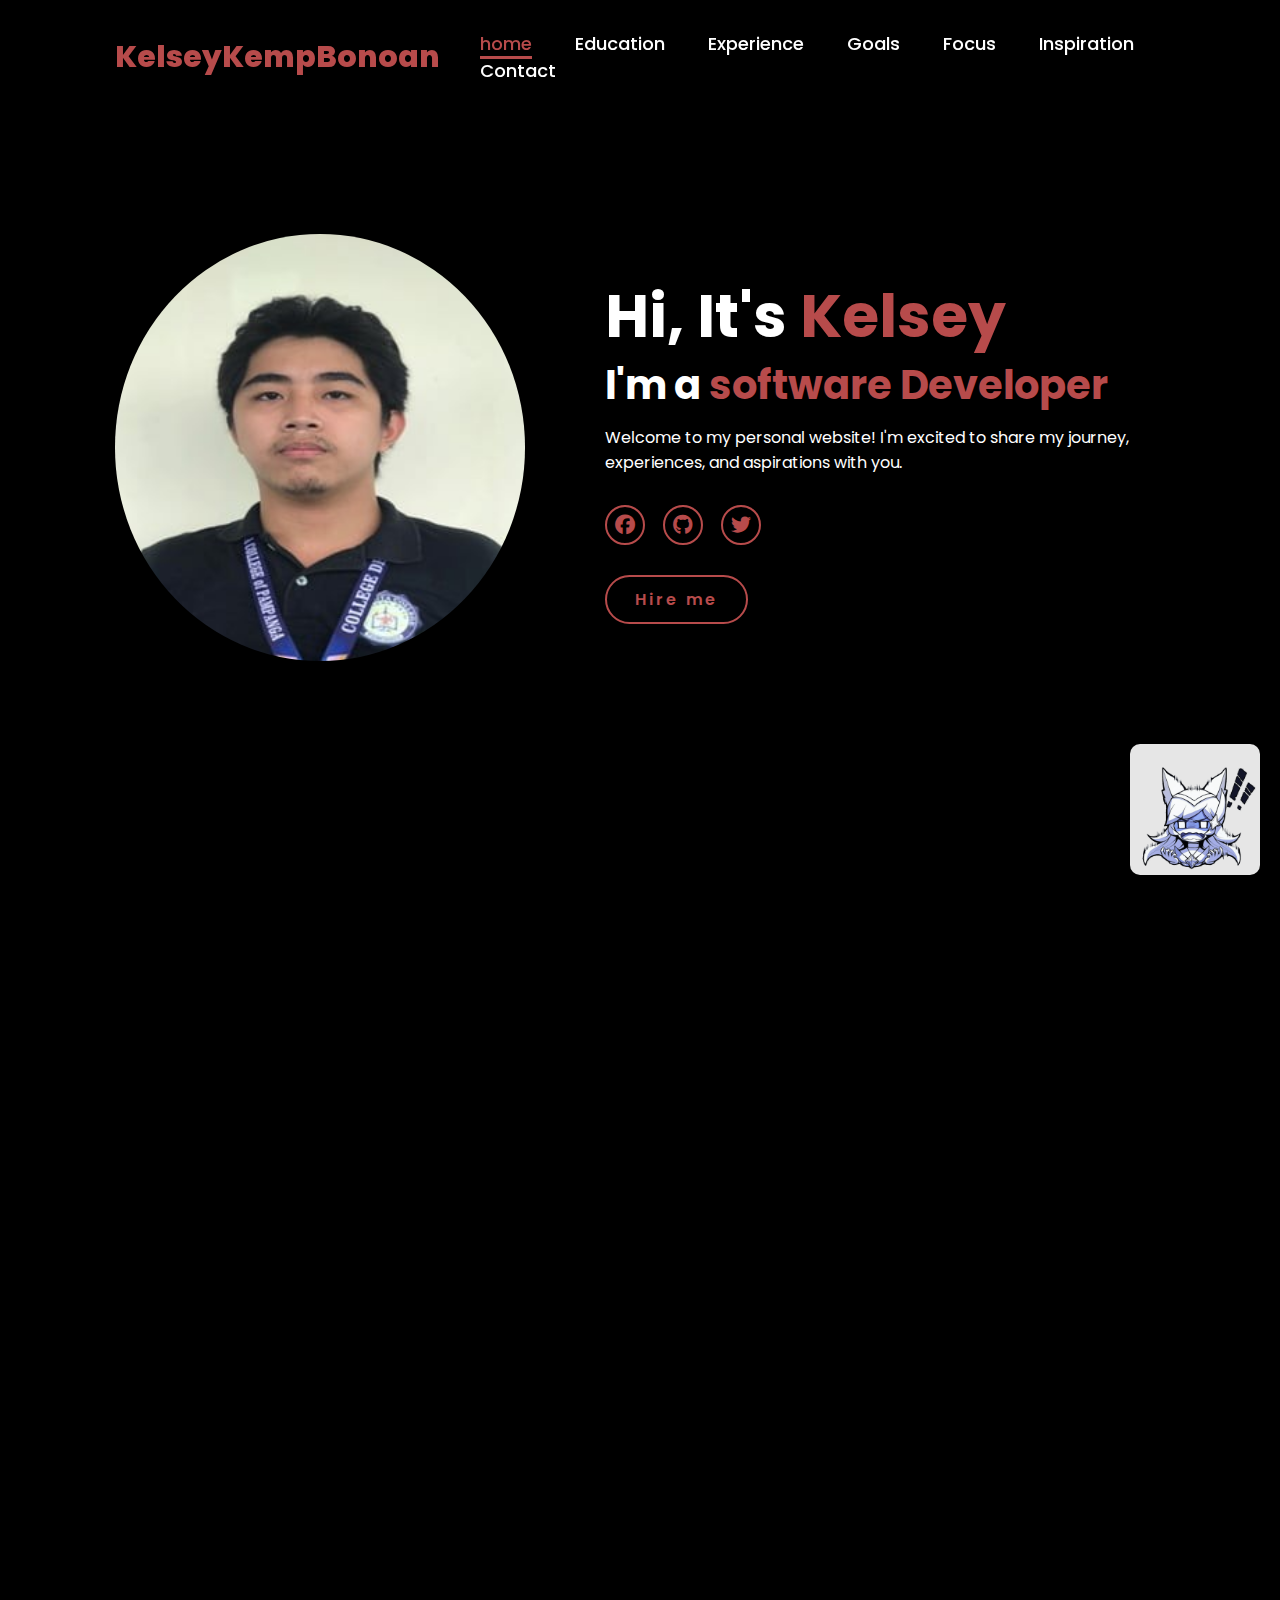
<file: index.html>
<!DOCTYPE html>
<html lang="en">
  <head>
    <meta charset="UTF-8" />
    <meta name="viewport" content="width=device-width, initial-scale=1.0" />
    <link
      rel="stylesheet"
      href="https://cdnjs.cloudflare.com/ajax/libs/font-awesome/6.4.0/css/all.min.css"
    />
    <link rel="stylesheet" href="style.css" />
    <title>Portfolio Website</title>
  </head>
  <body>
    <!-- CORNER MASCOT -->
    <div class="corner-mascot">
      <img src="mascot.png" alt="Mascot" />
    </div>

    <header>
      <a href="#" class="logo">KelseyKempBonoan</a>

      <nav>
        <a href="#home" class="active">home</a>
        <a href="#education">Education</a>
        <a href="#experience">Experience</a>
        <a href="#goals">Goals</a>
        <a href="#focus">Focus</a>
        <a href="#inspiration">Inspiration</a>
        <a href="#contact">Contact</a>
      </nav>
    </header>

    <!-- HOME SECTION -->
    <section class="home fade-in" id="home">
      <div class="home-img">
        <img src="main.jpg" alt="" />
      </div>
      <div class="home-content">
        <h1>Hi, It's <span>Kelsey</span></h1>
        <h3 class="typing-text">I'm a <span></span></h3>
        <p>
          Welcome to my personal website! I'm excited to share my journey,
          experiences, and aspirations with you.
        </p>

        <div class="social-icons">
          <a href="#"><i class="fa-brands fa-facebook"></i></a>
          <a href="#"><i class="fa-brands fa-github"></i></a>
          <a href="#"><i class="fa-brands fa-twitter"></i></a>
        </div>

        <a href="#" class="btn">Hire me</a>
      </div>
    </section>

    <!-- EDUCATION SECTION -->
    <section id="education" class="section fade-in">
      <h2 class="section-title">Education</h2>
      <p>
        This section highlights my academic background and the institutions that
        helped shape my knowledge. My educational journey began at Santa Rita
        College and Dominican School, two establishments that were crucial in
        shaping my academic foundation, morals, and perspective on education. I
        learned discipline, curiosity, and the importance of striving for
        excellence no matter how challenging the path may be from these schools.
        In addition to the lessons I've learned in school, my learning path has
        always focused on understanding my surroundings and discovering who I
        am. Every subject I studied, every challenge I faced, and every success
        I attained contributed to my growth. I believe that education is a
        lifetime commitment—a commitment to always learn, grow, and become a
        better version of myself every day.
      </p>
    </section>

    <!-- EXPERIENCE SECTION -->
    <section id="experience" class="section fade-in">
      <h2 class="section-title">Experience</h2>
      <p>
        My work experience, projects, and activities that contributed to my
        personal development. "Instead of teamwork, a lot of my development has
        come from innumerable moments of trial and error—trying new things,
        failing, fixing, and trying again. These experiences taught me patience,
        resilience, and the importance of persevering even when the answer isn't
        immediately obvious. Every setback turned into a lesson, and every
        accomplishment into a reminder that with hard work, progress is
        achievable. Through these experiences, I learned how to adapt, stay
        persistent, and trust the process of getting better over time."
      </p>
      <div class="section-images">
        <img
          src="Dragon 3D Model.webp"
          alt="Dragon 3D Model"
          class="section-img"
        />
        <img src="3d Head Mesh.png" alt="3D Head Mesh" class="section-img" />
      </div>
    </section>

    <!-- GOALS SECTION -->
    <section id="goals" class="section fade-in">
      <h2 class="section-title">Goals</h2>
      <p>
        My long-term and short-term personal and professional goals. "My goals
        push me to step out of my comfort zone, challenge my limits, and stay
        focused on the journey toward becoming someone capable of making
        meaningful contributions. My goals represent the future I aspire to
        build for myself. I want to continue improving my skills, gaining
        experience, and finding confidence in my craft. One of my biggest dreams
        is to create something special—something uniquely mine—that I can share
        with others. Whether it's a project, a story, or a creative work, I want
        it to inspire others the way I have been inspired."
      </p>
    </section>

    <!-- FOCUS SECTION -->
    <section id="focus" class="section fade-in">
      <h2 class="section-title">Focus</h2>
      <p>
        The key skills and areas I'm currently building and improving. "I'm
        learning to understand my own pace, recognize my strengths, work on my
        weaknesses, and stay committed to steady improvement. By focusing on
        consistency, discipline, and clarity, I'm building the foundations I
        need to excel in the things I care about. Every day is a chance to learn
        something new, refine my skills, and move a little closer to becoming
        the person I want to be." "My current focus is on strengthening the
        abilities and habits that will help me reach my long-term vision."
      </p>
    </section>

    <!-- INSPIRATION SECTION -->
    <section id="inspiration" class="section fade-in">
      <h2 class="section-title">Inspiration</h2>
      <p>
        People, ideas, and experiences that inspire me. "My inspiration comes
        from the things that sparked my curiosity and creativity from the very
        beginning—Art, the fascinating process of making video games, and the
        sincere encouragement of the people around me," the statement reads.
        "Art showed me how powerful expression can be, and video games opened my
        eyes to the incredible worlds people can build through imagination and
        effort, and the support from the people close to me gave me the
        confidence to follow this path," the statement reads.
      </p>
      <div class="section-images">
        <img src="Warrior.jpg" alt="Warrior" class="section-img" />
        <img src="character.jpg" alt="character" class="section-img" />
      </div>
    </section>

    <!-- CONTACT SECTION -->
    <section id="contact" class="section fade-in">
      <h2 class="section-title">Contact</h2>
      <p>Reach out to me for projects, opportunities, or collaborations.</p>
    </section>

    <!-- Smooth Scroll Script -->
    <script>
      document.querySelectorAll("nav a").forEach((link) => {
        link.addEventListener("click", function (e) {
          e.preventDefault();
          document.querySelector(this.getAttribute("href")).scrollIntoView({
            behavior: "smooth",
          });
        });
      });

      // Fade-in animation when scrolling
      const fadeElements = document.querySelectorAll(".fade-in");
      const observer = new IntersectionObserver((entries) => {
        entries.forEach((entry) => {
          if (entry.isIntersecting) {
            entry.target.classList.add("show");
          }
        });
      });

      fadeElements.forEach((el) => observer.observe(el));
    </script>
  </body>
</html>
</file>
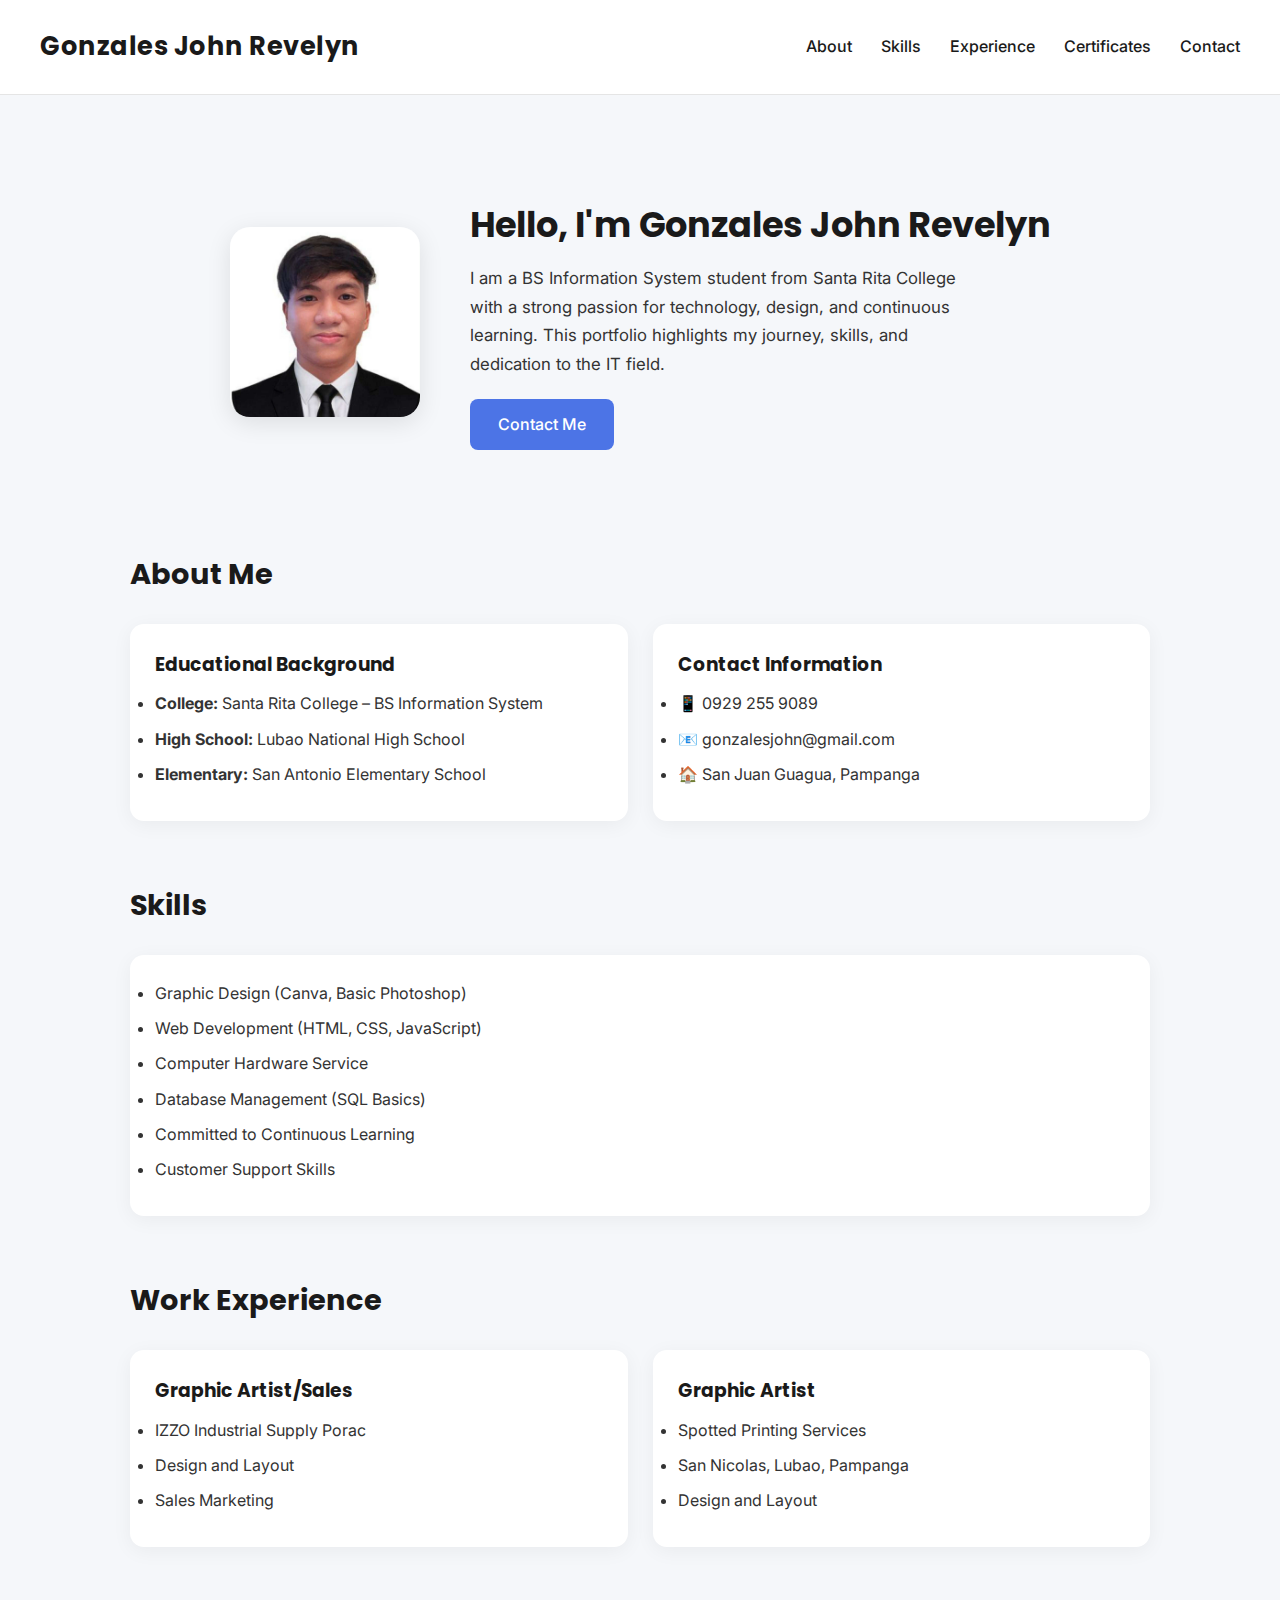
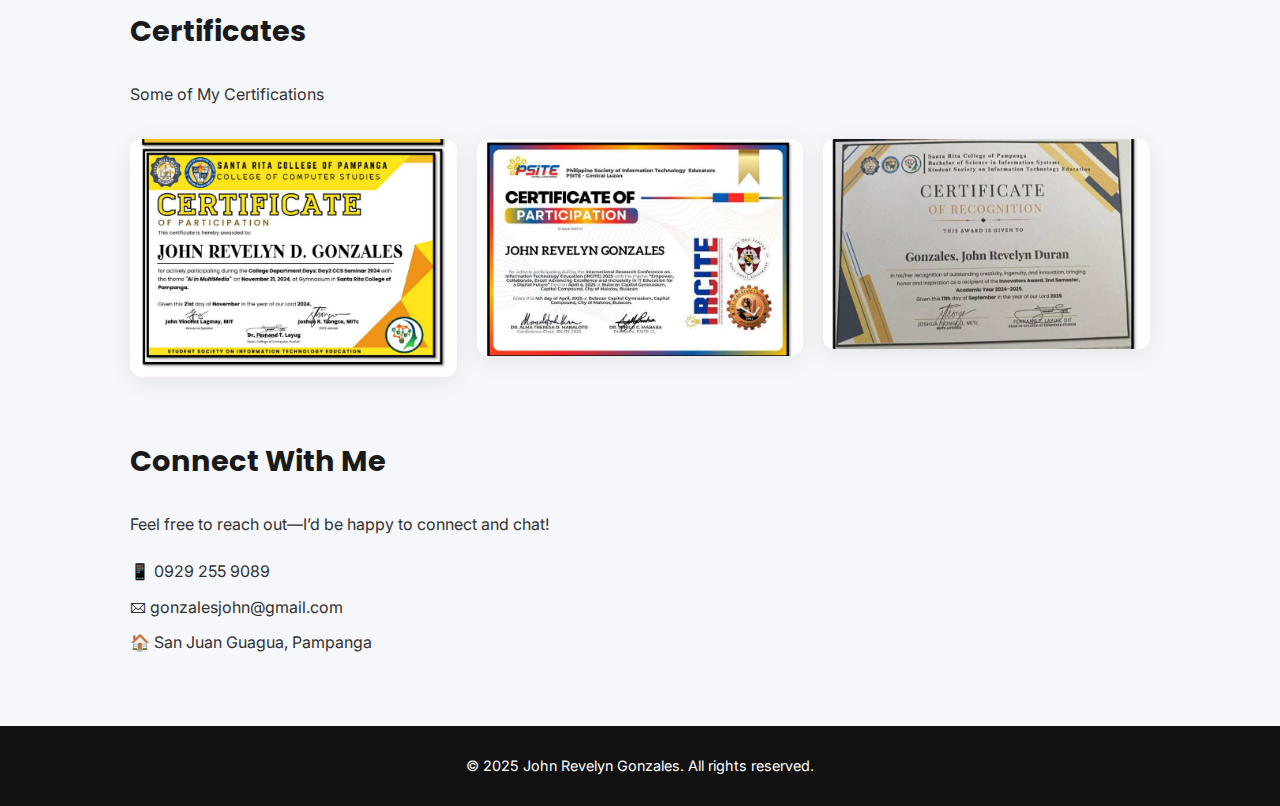
<file: Desktop/webalizer/portfolio.html>
<!DOCTYPE html>
<html lang="en">
<head>
  <meta charset="UTF-8">
  <meta name="viewport" content="width=device-width, initial-scale=1.0">
  <title>Gonzales John Revelyn | Portfolio</title>

  <!-- Google Fonts -->
  <link href="https://fonts.googleapis.com/css2?family=Inter:wght@300;400;600&family=Poppins:wght@300;400;600&display=swap" rel="stylesheet">

  <style>
    :root {
      --primary: #1a1a1a; /* elegant black */
      --secondary: #4c74e6; /* modern blue */
      --light: #f5f7fa; 
      --text: #333;
      --card-bg: #ffffff;
    }

    * {
      margin: 0;
      padding: 0;
      box-sizing: border-box;
      font-family: 'Inter', sans-serif;
    }

    body {
      background: var(--light);
      color: var(--text);
      line-height: 1.7;
    }

    /* HEADER */
    header {
      background: white;
      padding: 25px 40px;
      display: flex;
      align-items: center;
      justify-content: space-between;
      border-bottom: 1px solid #e5e5e5;
      position: sticky;
      top: 0;
      z-index: 100;
    }

    header h1 {
      font-size: 1.6em;
      font-family: 'Poppins', sans-serif;
      letter-spacing: 0.5px;
      color: var(--primary);
    }

    nav a {
      font-weight: 500;
      margin-left: 25px;
      text-decoration: none;
      color: var(--primary);
      transition: 0.3s;
    }

    nav a:hover {
      color: var(--secondary);
    }

    /* HERO / INTRO */
    .intro {
      max-width: 1100px;
      margin: 60px auto;
      padding: 40px;
      display: flex;
      align-items: center;
      justify-content: center;
      gap: 50px;
      flex-wrap: wrap;
    }

    .intro img {
      width: 190px;
      height: 190px;
      border-radius: 20px;
      object-fit: cover;
      box-shadow: 0 6px 25px rgba(0,0,0,0.1);
    }

    .intro-text h2 {
      font-size: 2.2em;
      font-family: 'Poppins', sans-serif;
      color: var(--primary);
      margin-bottom: 10px;
    }

    .intro-text p {
      font-size: 1.05em;
      max-width: 500px;
    }

    .contact-btn {
      display: inline-block;
      margin-top: 20px;
      padding: 12px 28px;
      background: var(--secondary);
      border-radius: 8px;
      color: white;
      font-weight: 500;
      text-decoration: none;
      transition: 0.3s;
    }

    .contact-btn:hover {
      background: #3a5fd1;
    }

    /* SECTIONS */
    section {
      max-width: 1100px;
      margin: 60px auto;
      padding: 0 40px;
    }

    .section-title {
      font-family: 'Poppins', sans-serif;
      font-size: 1.8em;
      margin-bottom: 25px;
      color: var(--primary);
      text-align: left;
    }

    /* INFO CARDS */
    .info-grid {
      display: grid;
      grid-template-columns: repeat(auto-fit, minmax(270px, 1fr));
      gap: 25px;
    }

    .card {
      background: var(--card-bg);
      padding: 25px;
      border-radius: 14px;
      box-shadow: 0 4px 20px rgba(0,0,0,0.05);
      transition: 0.3s;
    }

    .card:hover {
      transform: translateY(-5px);
      box-shadow: 0 10px 28px rgba(0,0,0,0.08);
    }

    .card h3 {
      font-family: 'Poppins', sans-serif;
      margin-bottom: 10px;
      color: var(--primary);
    }

    ul li {
      margin-bottom: 8px;
    }

    /* GALLERY */
    .gallery {
      display: grid;
      grid-template-columns: repeat(auto-fit, minmax(220px, 1fr));
      gap: 20px;
      margin-top: 30px;
    }

    .gallery img {
      width: 100%;
      border-radius: 12px;
      box-shadow: 0 5px 25px rgba(0,0,0,0.08);
      transition: 0.3s;
    }

    .gallery img:hover {
      transform: scale(1.03);
    }

    /* FOOTER */
    footer {
      text-align: center;
      padding: 28px;
      margin-top: 70px;
      background: #111;
      color: white;
      font-size: 0.9em;
    }

    /* RESPONSIVE */
    @media (max-width: 760px) {
      header {
        flex-direction: column;
        gap: 15px;
        text-align: center;
      }

      nav a {
        margin-left: 10px;
        margin-right: 10px;
      }
    }
  </style>
</head>

<body>

  <!-- Header -->
  <header>
    <h1>Gonzales John Revelyn</h1>
    <nav>
      <a href="#about">About</a>
      <a href="#skills">Skills</a>
      <a href="#experience">Experience</a>
      <a href="#certificates">Certificates</a>
      <a href="#contact">Contact</a>
    </nav>
  </header>

  <!-- Intro Section -->
  <section class="intro">
    <img src="2x3.jpg" alt="Profile Photo">

    <div class="intro-text">
      <h2>Hello, I'm Gonzales John Revelyn</h2>
      <p>
        I am a BS Information System student from Santa Rita College with a strong passion for technology,
        design, and continuous learning. This portfolio highlights my journey, skills, and dedication to the IT field.
      </p>
      <a href="#contact" class="contact-btn">Contact Me</a>
    </div>
  </section>

  <!-- About -->
  <section id="about">
    <h2 class="section-title">About Me</h2>

    <div class="info-grid">
      <div class="card">
        <h3>Educational Background</h3>
        <ul>
          <li><strong>College:</strong> Santa Rita College – BS Information System</li>
          <li><strong>High School:</strong> Lubao National High School</li>
          <li><strong>Elementary:</strong> San Antonio Elementary School</li>
        </ul>
      </div>

      <div class="card">
        <h3>Contact Information</h3>
        <ul>
          <li>📱 0929 255 9089</li>
          <li>📧 gonzalesjohn@gmail.com</li>
          <li>🏠 San Juan Guagua, Pampanga</li>
        </ul>
      </div>
    </div>
  </section>

  <!-- Skills -->
  <section id="skills">
    <h2 class="section-title">Skills</h2>

    <div class="info-grid">
      <div class="card">
        <ul>
          <li>Graphic Design (Canva, Basic Photoshop)</li>
          <li>Web Development (HTML, CSS, JavaScript)</li>
          <li>Computer Hardware Service</li>
          <li>Database Management (SQL Basics)</li>
          <li>Committed to Continuous Learning</li>
          <li>Customer Support Skills</li>
        </ul>
      </div>
    </div>
  </section>

  <!-- Experience -->
  <section id="experience">
    <h2 class="section-title">Work Experience</h2>

    <div class="info-grid">
      <div class="card">
        <h3>Graphic Artist/Sales</h3>
        <ul>
          <li>IZZO Industrial Supply Porac</li>
          <li>Design and Layout</li>
          <li>Sales Marketing</li>
          
        </ul>
      </div>

      <div class="card">
        <h3>Graphic Artist</h3>
        <ul>
          <li>Spotted Printing Services</li>
          <li>San Nicolas, Lubao, Pampanga</li>
          <li>Design and Layout</li>
        </ul>
      </div>
    </div>
  </section>

  <!-- Certificates -->
  <section id="certificates">
    <h2 class="section-title">Certificates</h2>
    <p>Some of My Certifications</p>

    <div class="gallery">
      <img src="cer1.jpg" alt="Certificate 1">
      <img src="cer2.jpg" alt="Certificate 2">
      <img src="cer3.jpg" alt="Certificate 3">
      
    </div>
  </section>

  <!-- Contact -->
  <section id="contact">
    <h2 class="section-title">Connect With Me</h2>
    <p>Feel free to reach out—I’d be happy to connect and chat!</p>

    <ul style="list-style:none; margin-top:20px; padding:0;">
      <li>📱 0929 255 9089</li>
      <li>🖂 gonzalesjohn@gmail.com</li>
      <li>🏠 San Juan Guagua, Pampanga</li>
    </ul>
  </section>

  <footer>
    <p>© 2025 John Revelyn Gonzales. All rights reserved.</p>
  </footer>

</body>
</html>
</file>
<file: style.css>
@import url('https://fonts.googleapis.com/css2?family=Poppins:wght@100;200;300;400;500;600&display=swap');

*{
    margin: 0;
    padding: 0;
    box-sizing: border-box;
    text-decoration: none;
    border: none;
    outline: none;
    font-family: 'Poppins', sans-serif;
}

html{
    font-size: 62.5%;
    scroll-behavior: smooth;
}

body{
    width: 100%;
    height: 100vh;
    overflow-x: hidden;
    background-color: black;
    color: white;
}

header{
    margin-top: 20px;
    position: fixed;
    top: 0;
    left: 0;
    width: 100%;
    padding: 1rem 9%;
    background-color: transparent;
    filter: drop-shadow(10px);
    display: flex;
    justify-content: space-between;
    align-items: center;
    z-index: 100;
}

.logo{
    font-size: 3rem;
    color: #b74b4b;
    font-weight: 800;
    cursor: pointer;
    transition: 0.5s ease;
}

.logo:hover{
    transform: scale(1.1);
}

.corner-mascot {
  position: fixed;
  bottom: 20px;
  right: 20px;
  z-index: 9999;
  width: 130px;
  height: auto;
  animation: floaty 3s ease-in-out infinite;
  cursor: pointer;
}

.corner-mascot img {
  width: 100%;
  height: auto;
  /* JPG has no transparency, so drop-shadow helps separate it */
  border-radius: 10px;
  box-shadow: 0 0 15px rgba(0,0,0,0.4);
  background-color: transparent;
  object-fit: contain;
}

/* Floating animation */
@keyframes floaty {
  0% { transform: translateY(0); }
  50% { transform: translateY(-10px); }
  100% { transform: translateY(0); }
}

.corner-mascot:hover {
  transform: scale(1.1) rotate(-3deg);
  transition: 0.2s;
}

nav a{
    font-size: 1.8rem;
    color: white;
    margin-left: 4rem;
    font-weight: 500;
    transition: 0.3s ease;
    border-bottom: 3px solid transparent;
}

nav a:hover,
nav a.active{
    color: #b74b4b;
    border-bottom: 3px solid #b74b4b;
}

@media(max-width:995px){
    nav{
        position: absolute;
        display: none;
        top: 0;
        right: 0;
        width: 40%;
        border-left: 3px solid #b74b4b;
        border-bottom: 3px solid #b74b4b;
        border-bottom-left-radius: 2rem;
        padding: 1rem solid;
        background-color: #161616;
        border-top: 0.1rem solid rgba(0,0,0,0.1);
    }

    nav.active{
        display: block;
    }

    nav a{
        display: block;
        font-size: 2rem;
        margin: 3rem 0;
    }

    nav a:hover,
    nav a.active{
        padding: 1rem;
        border-radius: 0.5rem;
        border-bottom: 0.5rem solid #b74b4b;
    }
}

section{
    min-height: 100vh;
    padding: 5rem 9% 5rem;
}

.section {
  padding: 80px 10%;
  text-align: center;
  background: #f9f9f9;
  border-radius: 12px;
  margin: 40px 5%;
  padding: 60px 20px;
  box-shadow: 0 0 20px rgba(0,0,0,0.1);
  color: black;
}

.section-title {
  font-size: 2.5rem;
  margin-bottom: 20px;
  color: #b74b4b;
}

/* Fade-in animation */
.fade-in {
  opacity: 0;
  transform: translateY(40px);
  transition: opacity 1s ease-out, transform 1s ease-out;
}

.fade-in.show {
  opacity: 1;
  transform: translateY(0);
}

/* Section images gallery */
.section-images {
  display: flex;
  justify-content: center;
  gap: 2rem;
  margin-top: 2rem;
  flex-wrap: wrap;
}

.section-img {
  max-width: 200px;
  height: auto;
  border-radius: 12px;
  box-shadow: 0 4px 15px rgba(0,0,0,0.2);
  transition: transform 0.3s ease, box-shadow 0.3s ease;
}

.section-img:hover {
  transform: scale(1.05) translateY(-5px);
  box-shadow: 0 8px 25px rgba(183,75,75,0.3);
}

.home{
    display: flex;
    justify-content: center;
    align-items: center;
    gap: 8rem;
    background-color: black;
}

.home .home-content h1{
    font-size: 6rem;
    font-weight: 700;
    line-height: 1.3;
}

span{
    color: #b74b4b;
}

.home-content h3{
    font-size: 4rem;
    margin-bottom: 1rem;
    font-weight: 700;
}

.home-content p{
    font-size: 1.6rem;
}

.home-img{
    border-radius: 50%;
}

.home-img img{
    position: relative;
    width: 32vw;
    border-radius: 50%;
    box-shadow: 0 0 25px solid #b74b4b;
    cursor: pointer;
    transition: 0.2s linear;
}

.home-img img:hover{
    font-size: 1.8rem;
    font-weight: 500;
}

.social-icons a{
    display: inline-flex;
    justify-content: center;
    align-items: center;
    width: 4rem;
    height: 4rem;
    background-color: transparent;
    border: 0.2rem solid #b74b4b;
    font-size: 2rem;
    border-radius: 50%;
    margin: 3rem 1.5rem 3rem 0;
    transition: 0.3s ease;
    color: #b74b4b;
}

.social-icons a:hover{
    color: black;
    transform: scale(1.3) translateY(-5px);
    background-color: #b74b4b;
    box-shadow: 0  0 25px #b74b4b;
}

.btn{
    display: inline-block;
    padding: 1rem 2.8rem;
    background-color: black;
    border-radius: 4rem;
    font-size: 1.6rem;
    color: #b74b4b;
    letter-spacing: 0.3rem;
    font-weight: 600;
    border: 2px solid #b74b4b;
    transition: 0.3s ease;
    cursor: pointer;
}

.btn:hover{
    transform: scale(1.03);
    background-color: #b74b4b;
    color: black;
    box-shadow: 0 0 25px #b74b4b;
}

.typing-text{
    font-size: 34px;
    font-weight: 600;
    min-width: 280px;
}

.typing-text span{
    position: relative;
}

.typing-text span::before{
    content: "software Developer";
    color: #b74b4b;
    animation: words 20s infinite;
}

.typing-text span::after{
    content: "";
    background-color: black;
    position: absolute;
    width: calc(100% + 8px);
    height: 100%;
    border-left: 3px solid black;
    right: -8;
    animation: cursor 0.6s infinite;
}

@keyframes cursor{
    to{
        border-left: 3px solid #b74b4b;
    }
}

@keyframes words{
    0%, 25%{
        content: "Web Developer";
    }
    26%, 50%{
        content: "Digital Artist";
    }
    51%, 75%{
        content: "Web Designer";
    }
    76%, 100%{
        content: "3D Modeling";
    }
}

@media (max-width: 1000px){
    .home{
        gap: 4rem;
    }
}

@media(max-width:995px){
    .home{
        flex-direction: column;
        margin: 5rem 4rem;
    }

    .home .home-content h3{
        font-size: 2.5rem;
    }

    .home-content h1{
        font-size: 5rem;
    }

    .home-img img{
        width: 70vw;
        margin-top: 4rem;
    }
}
</file>
